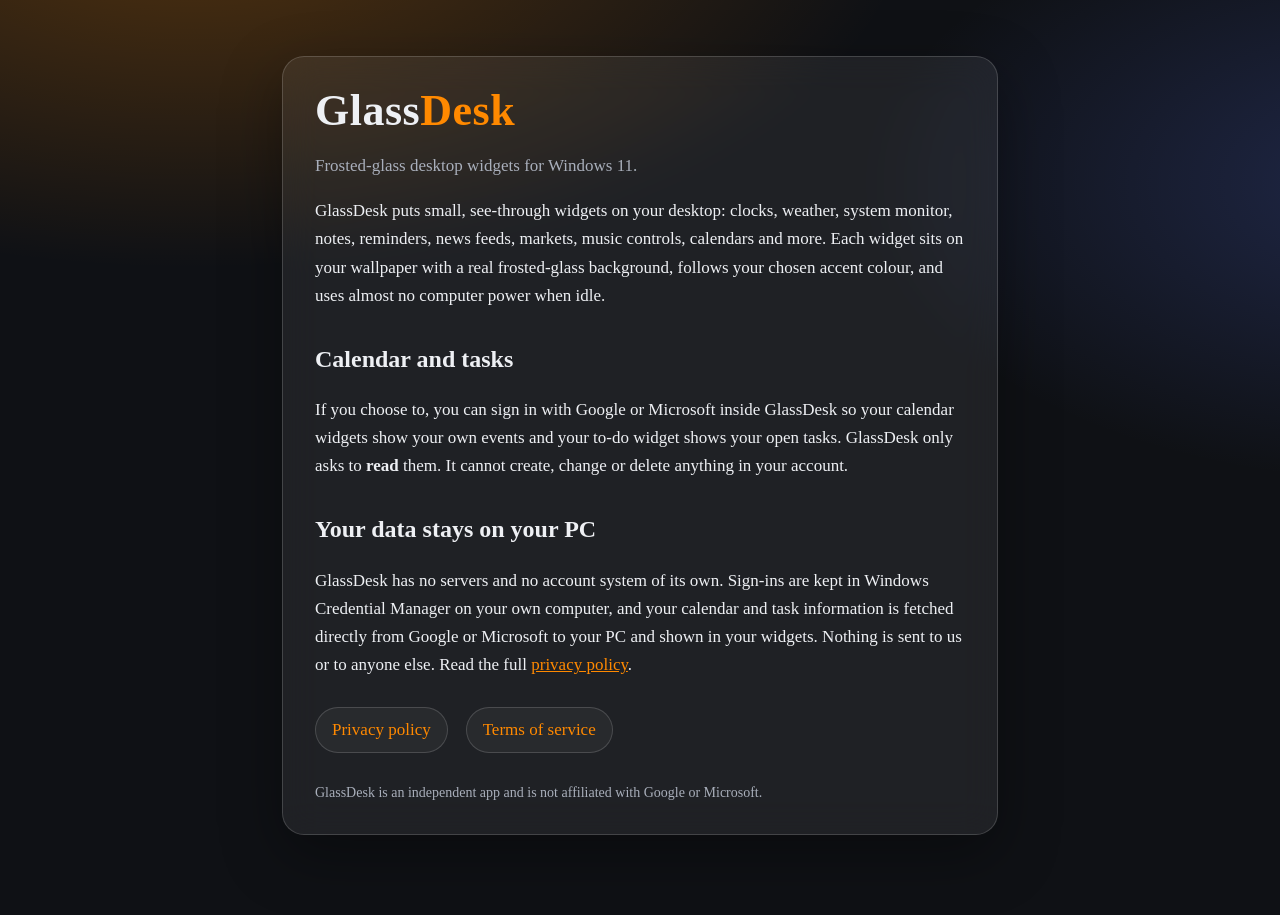
<file: index.html>
<!DOCTYPE html>
<html lang="en-GB"><head><meta charset="utf-8"><meta name="viewport" content="width=device-width,initial-scale=1">
<title>GlassDesk — frosted-glass desktop widgets for Windows</title>
<meta name="description" content="GlassDesk is a Windows 11 desktop widgets app with a frosted-glass look.">
<link rel="stylesheet" href="style.css"></head>
<body><main><div class="card">
<h1>Glass<span>Desk</span></h1>
<p class="dim">Frosted-glass desktop widgets for Windows 11.</p>
<p>GlassDesk puts small, see-through widgets on your desktop: clocks, weather, system monitor, notes, reminders, news feeds, markets, music controls, calendars and more. Each widget sits on your wallpaper with a real frosted-glass background, follows your chosen accent colour, and uses almost no computer power when idle.</p>
<h2>Calendar and tasks</h2>
<p>If you choose to, you can sign in with Google or Microsoft inside GlassDesk so your calendar widgets show your own events and your to-do widget shows your open tasks. GlassDesk only asks to <strong>read</strong> them. It cannot create, change or delete anything in your account.</p>
<h2>Your data stays on your PC</h2>
<p>GlassDesk has no servers and no account system of its own. Sign-ins are kept in Windows Credential Manager on your own computer, and your calendar and task information is fetched directly from Google or Microsoft to your PC and shown in your widgets. Nothing is sent to us or to anyone else. Read the full <a href="privacy.html">privacy policy</a>.</p>
<nav><a href="privacy.html">Privacy policy</a><a href="terms.html">Terms of service</a></nav>
<footer>GlassDesk is an independent app and is not affiliated with Google or Microsoft.</footer>
</div></main></body></html>
</file>
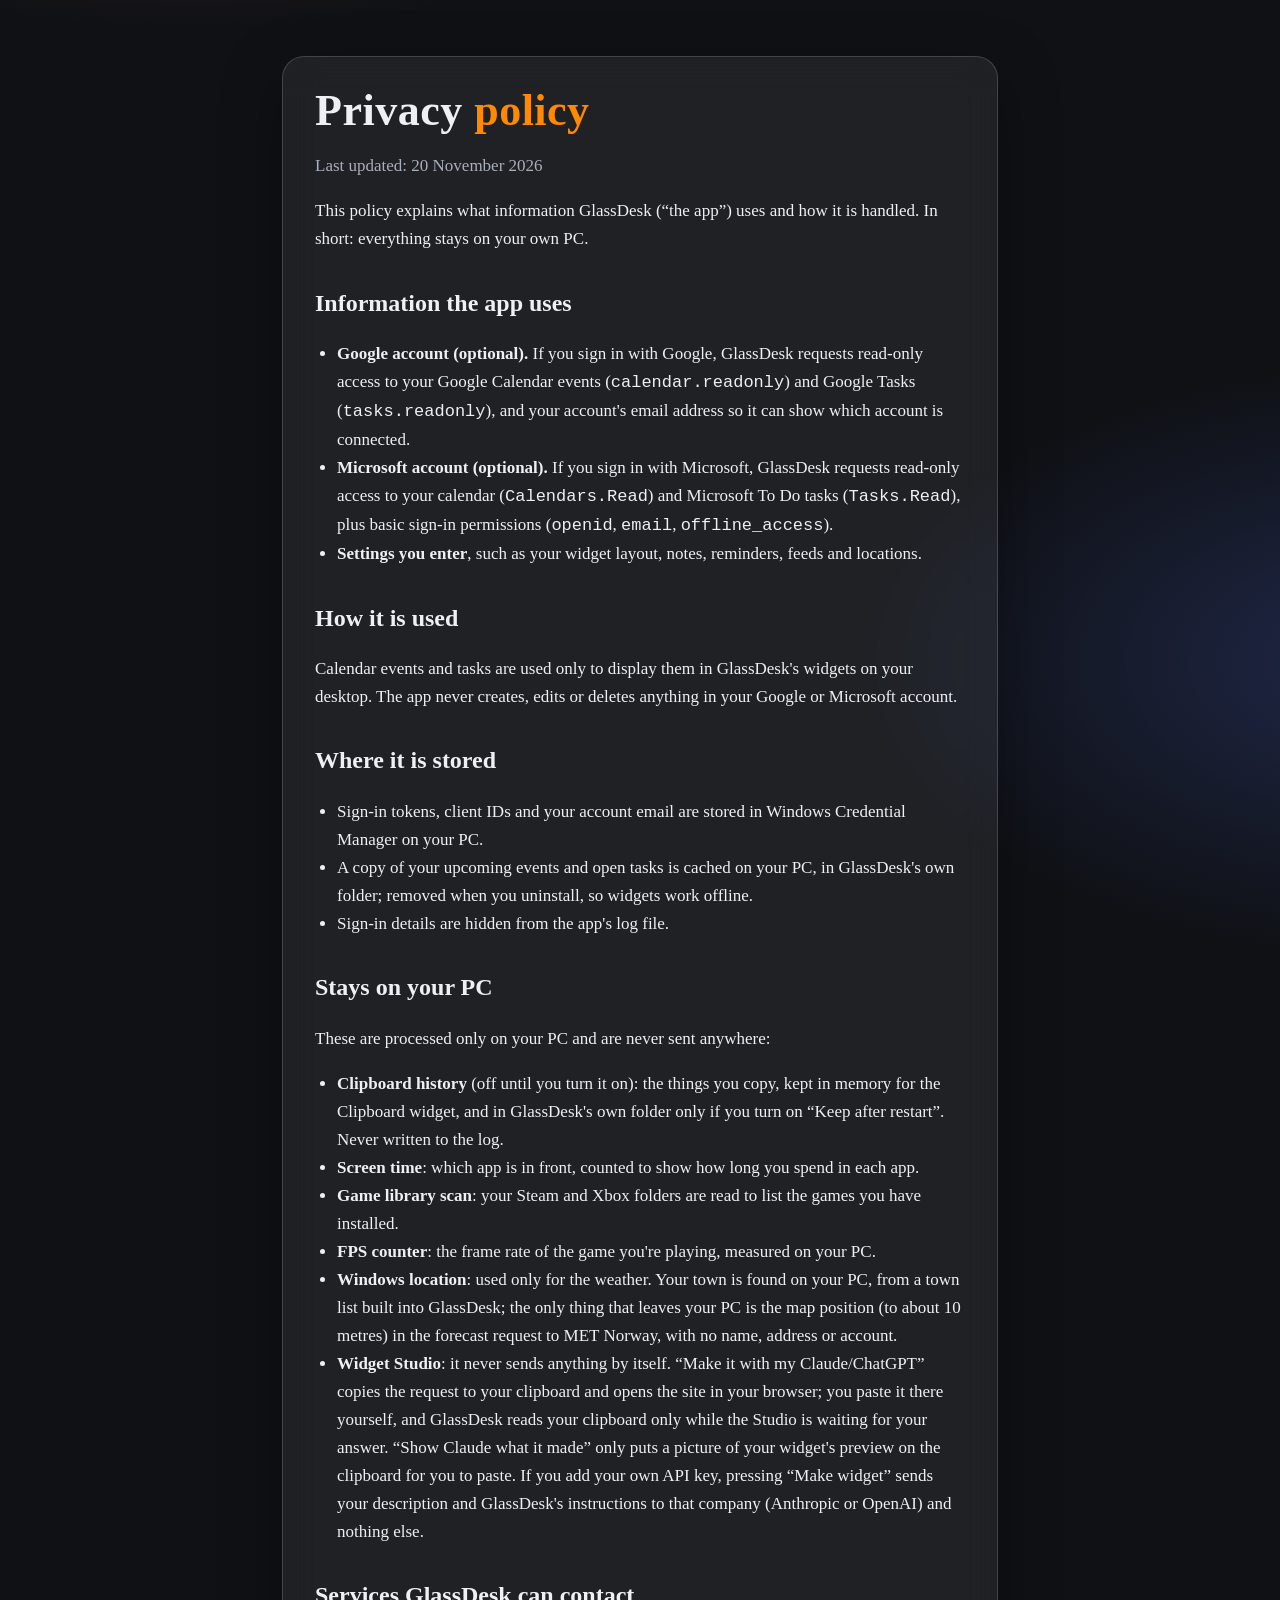
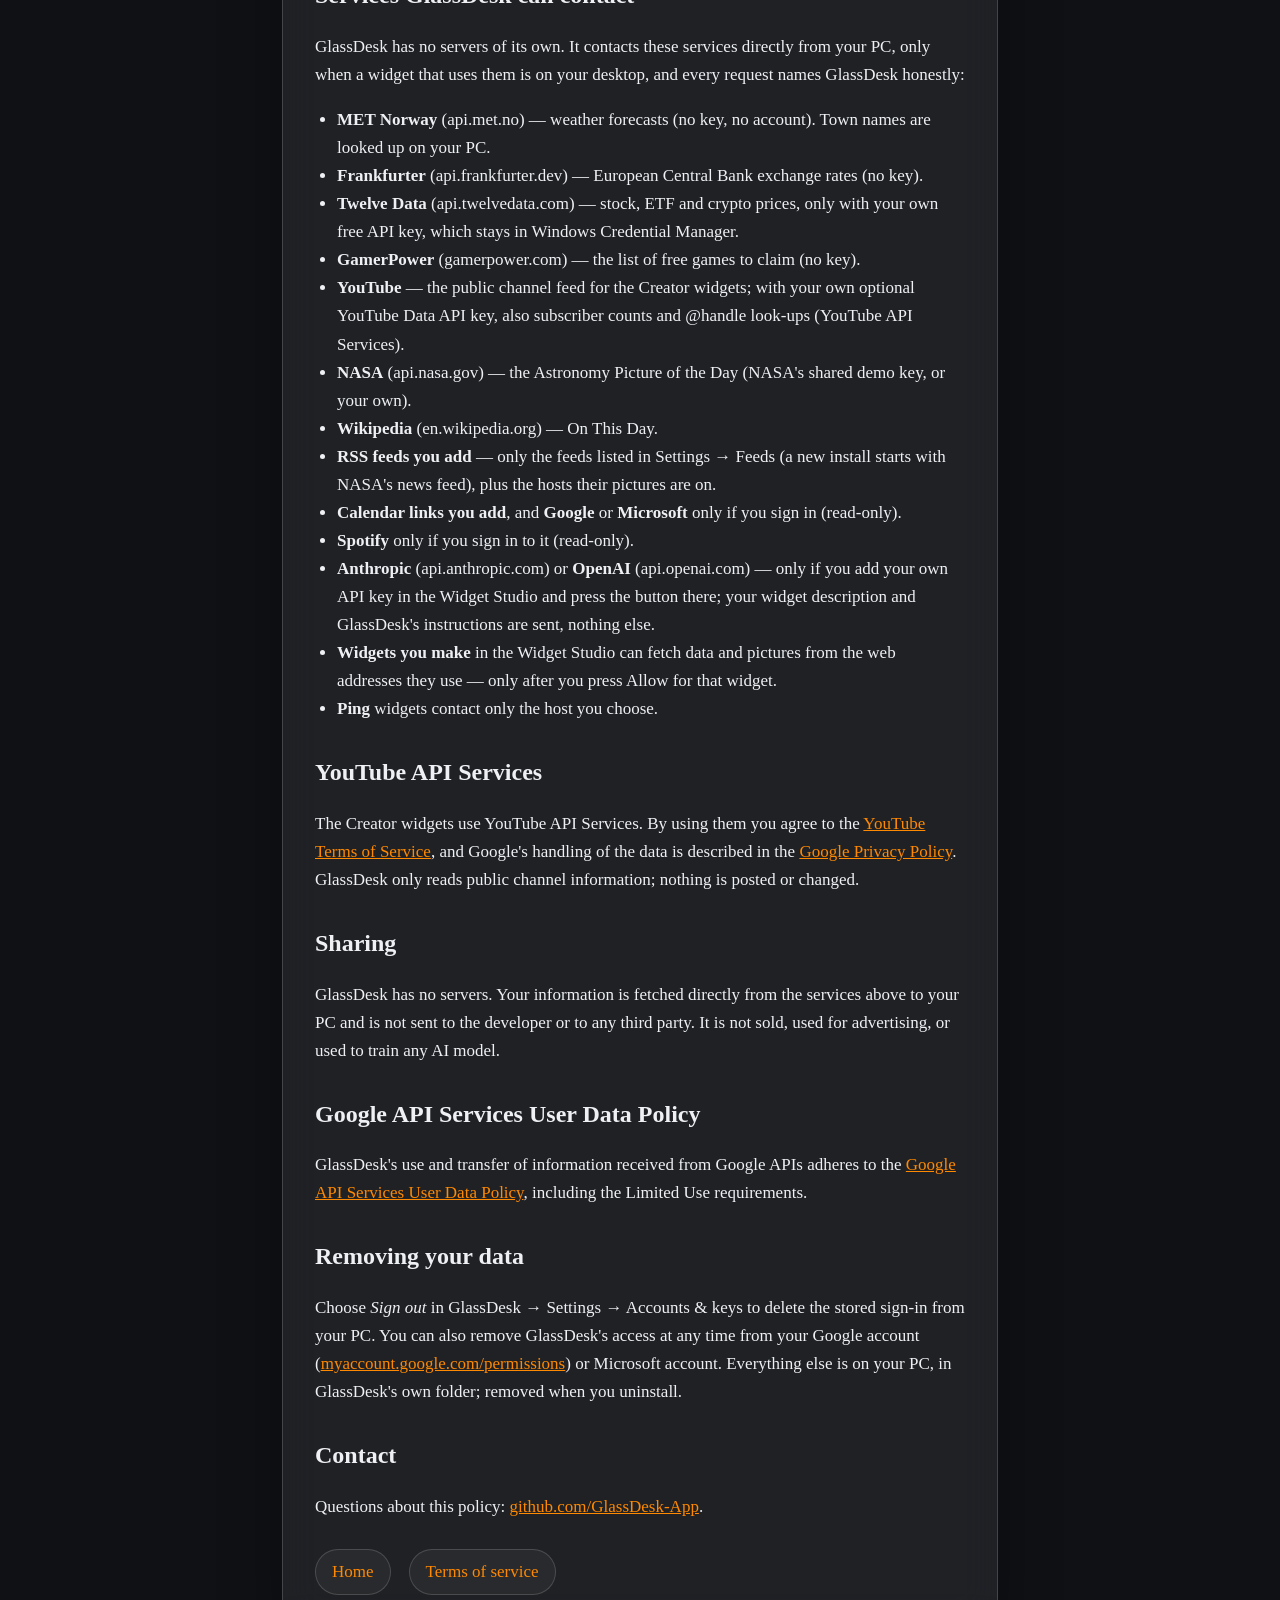
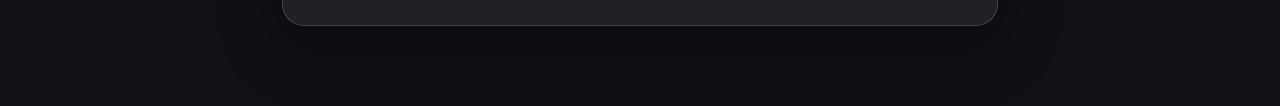
<file: privacy.html>
<!DOCTYPE html>
<html lang="en-GB"><head><meta charset="utf-8"><meta name="viewport" content="width=device-width,initial-scale=1">
<title>Privacy policy — GlassDesk</title><link rel="stylesheet" href="style.css"></head>
<body><main><div class="card">
<h1>Privacy <span>policy</span></h1>
<p class="dim">Last updated: 20 November 2026</p>
<p>This policy explains what information GlassDesk (“the app”) uses and how it is handled. In short: everything stays on your own PC.</p>
<h2>Information the app uses</h2>
<ul>
<li><strong>Google account (optional).</strong> If you sign in with Google, GlassDesk requests read-only access to your Google Calendar events (<code>calendar.readonly</code>) and Google Tasks (<code>tasks.readonly</code>), and your account's email address so it can show which account is connected.</li>
<li><strong>Microsoft account (optional).</strong> If you sign in with Microsoft, GlassDesk requests read-only access to your calendar (<code>Calendars.Read</code>) and Microsoft To Do tasks (<code>Tasks.Read</code>), plus basic sign-in permissions (<code>openid</code>, <code>email</code>, <code>offline_access</code>).</li>
<li><strong>Settings you enter</strong>, such as your widget layout, notes, reminders, feeds and locations.</li>
</ul>
<h2>How it is used</h2>
<p>Calendar events and tasks are used only to display them in GlassDesk's widgets on your desktop. The app never creates, edits or deletes anything in your Google or Microsoft account.</p>
<h2>Where it is stored</h2>
<ul>
<li>Sign-in tokens, client IDs and your account email are stored in Windows Credential Manager on your PC.</li>
<li>A copy of your upcoming events and open tasks is cached on your PC, in GlassDesk's own folder; removed when you uninstall, so widgets work offline.</li>
<li>Sign-in details are hidden from the app's log file.</li>
</ul>
<h2>Stays on your PC</h2>
<p>These are processed only on your PC and are never sent anywhere:</p>
<ul>
<li><strong>Clipboard history</strong> (off until you turn it on): the things you copy, kept in memory for the Clipboard widget, and in GlassDesk's own folder only if you turn on &ldquo;Keep after restart&rdquo;. Never written to the log.</li>
<li><strong>Screen time</strong>: which app is in front, counted to show how long you spend in each app.</li>
<li><strong>Game library scan</strong>: your Steam and Xbox folders are read to list the games you have installed.</li>
<li><strong>FPS counter</strong>: the frame rate of the game you're playing, measured on your PC.</li>
<li><strong>Windows location</strong>: used only for the weather. Your town is found on your PC, from a town list built into GlassDesk; the only thing that leaves your PC is the map position (to about 10 metres) in the forecast request to MET Norway, with no name, address or account.</li>
<li><strong>Widget Studio</strong>: it never sends anything by itself. &ldquo;Make it with my Claude/ChatGPT&rdquo; copies the request to your clipboard and opens the site in your browser; you paste it there yourself, and GlassDesk reads your clipboard only while the Studio is waiting for your answer. &ldquo;Show Claude what it made&rdquo; only puts a picture of your widget's preview on the clipboard for you to paste. If you add your own API key, pressing &ldquo;Make widget&rdquo; sends your description and GlassDesk's instructions to that company (Anthropic or OpenAI) and nothing else.</li>
</ul>
<h2>Services GlassDesk can contact</h2>
<p>GlassDesk has no servers of its own. It contacts these services directly from your PC, only when a widget that uses them is on your desktop, and every request names GlassDesk honestly:</p>
<ul>
<li><strong>MET Norway</strong> (api.met.no) — weather forecasts (no key, no account). Town names are looked up on your PC.</li>
<li><strong>Frankfurter</strong> (api.frankfurter.dev) — European Central Bank exchange rates (no key).</li>
<li><strong>Twelve Data</strong> (api.twelvedata.com) — stock, ETF and crypto prices, only with your own free API key, which stays in Windows Credential Manager.</li>
<li><strong>GamerPower</strong> (gamerpower.com) — the list of free games to claim (no key).</li>
<li><strong>YouTube</strong> — the public channel feed for the Creator widgets; with your own optional YouTube Data API key, also subscriber counts and @handle look-ups (YouTube API Services).</li>
<li><strong>NASA</strong> (api.nasa.gov) — the Astronomy Picture of the Day (NASA's shared demo key, or your own).</li>
<li><strong>Wikipedia</strong> (en.wikipedia.org) — On This Day.</li>
<li><strong>RSS feeds you add</strong> — only the feeds listed in Settings → Feeds (a new install starts with NASA's news feed), plus the hosts their pictures are on.</li>
<li><strong>Calendar links you add</strong>, and <strong>Google</strong> or <strong>Microsoft</strong> only if you sign in (read-only).</li>
<li><strong>Spotify</strong> only if you sign in to it (read-only).</li>
<li><strong>Anthropic</strong> (api.anthropic.com) or <strong>OpenAI</strong> (api.openai.com) — only if you add your own API key in the Widget Studio and press the button there; your widget description and GlassDesk's instructions are sent, nothing else.</li>
<li><strong>Widgets you make</strong> in the Widget Studio can fetch data and pictures from the web addresses they use — only after you press Allow for that widget.</li>
<li><strong>Ping</strong> widgets contact only the host you choose.</li>
</ul>
<h2>YouTube API Services</h2>
<p>The Creator widgets use YouTube API Services. By using them you agree to the <a href="https://www.youtube.com/t/terms">YouTube Terms of Service</a>, and Google's handling of the data is described in the <a href="https://policies.google.com/privacy">Google Privacy Policy</a>. GlassDesk only reads public channel information; nothing is posted or changed.</p>
<h2>Sharing</h2>
<p>GlassDesk has no servers. Your information is fetched directly from the services above to your PC and is not sent to the developer or to any third party. It is not sold, used for advertising, or used to train any AI model.</p>
<h2>Google API Services User Data Policy</h2>
<p>GlassDesk's use and transfer of information received from Google APIs adheres to the <a href="https://developers.google.com/terms/api-services-user-data-policy">Google API Services User Data Policy</a>, including the Limited Use requirements.</p>
<h2>Removing your data</h2>
<p>Choose <em>Sign out</em> in GlassDesk → Settings → Accounts &amp; keys to delete the stored sign-in from your PC. You can also remove GlassDesk's access at any time from your Google account (<a href="https://myaccount.google.com/permissions">myaccount.google.com/permissions</a>) or Microsoft account. Everything else is on your PC, in GlassDesk's own folder; removed when you uninstall.</p>
<h2>Contact</h2>
<p>Questions about this policy: <a href="https://github.com/GlassDesk-App">github.com/GlassDesk-App</a>.</p>
<nav><a href="index.html">Home</a><a href="terms.html">Terms of service</a></nav>
</div></main></body></html>
</file>
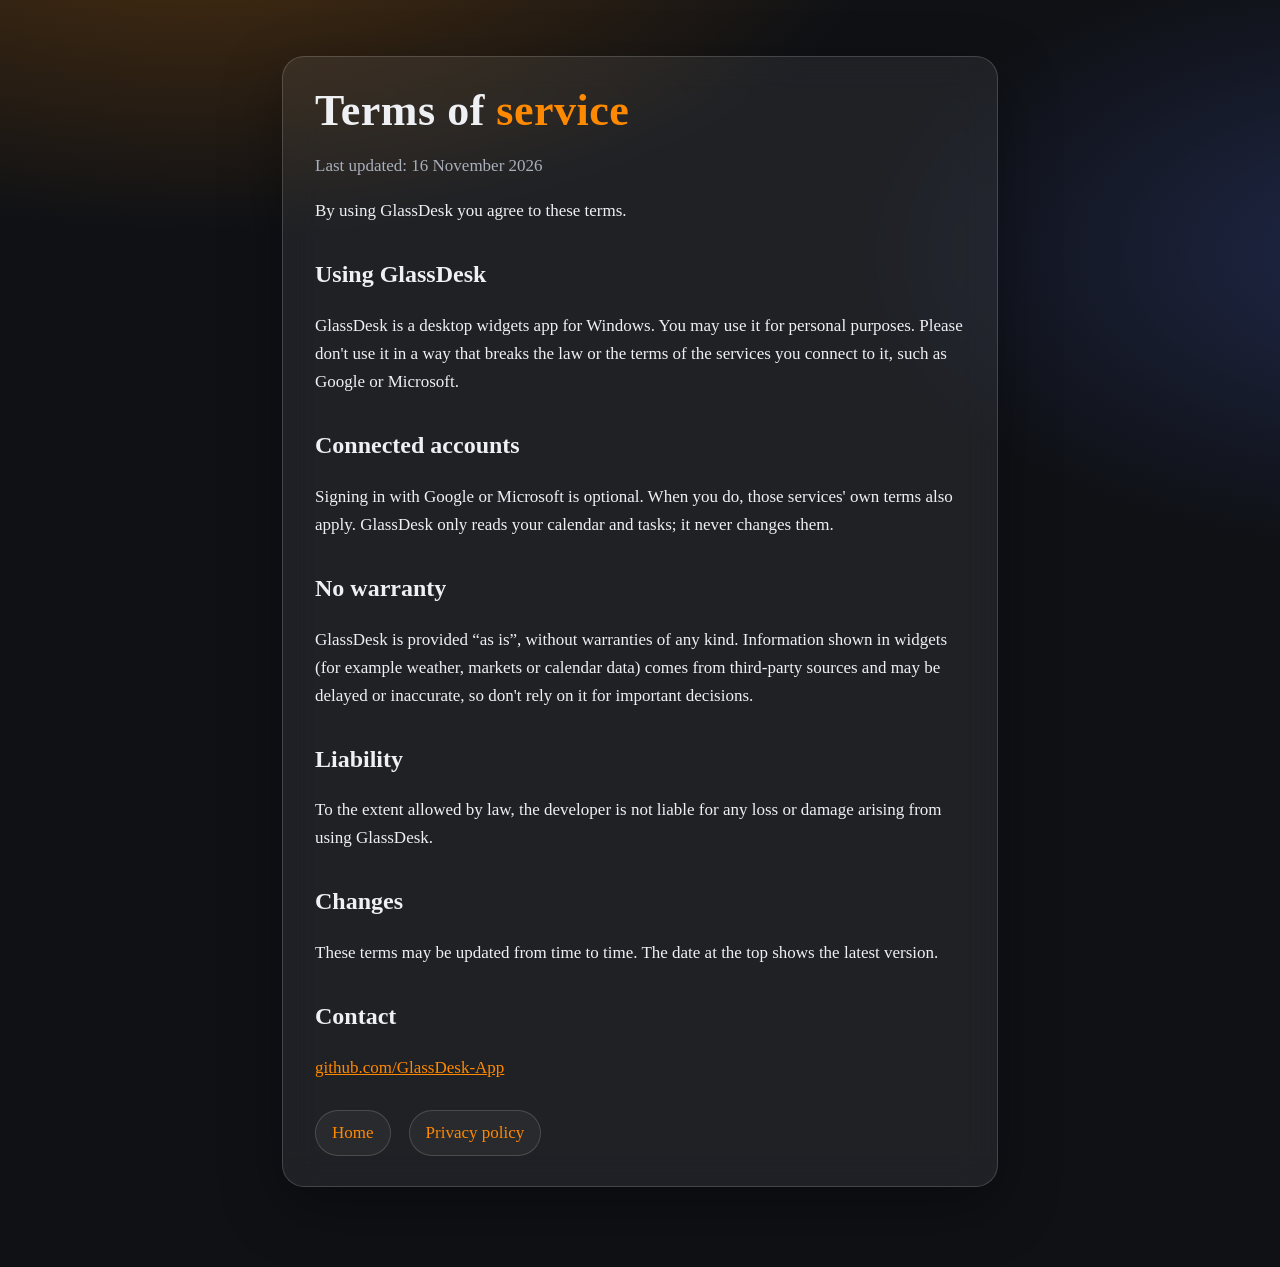
<file: terms.html>
<!DOCTYPE html>
<html lang="en-GB"><head><meta charset="utf-8"><meta name="viewport" content="width=device-width,initial-scale=1">
<title>Terms of service — GlassDesk</title><link rel="stylesheet" href="style.css"></head>
<body><main><div class="card">
<h1>Terms of <span>service</span></h1>
<p class="dim">Last updated: 16 November 2026</p>
<p>By using GlassDesk you agree to these terms.</p>
<h2>Using GlassDesk</h2>
<p>GlassDesk is a desktop widgets app for Windows. You may use it for personal purposes. Please don't use it in a way that breaks the law or the terms of the services you connect to it, such as Google or Microsoft.</p>
<h2>Connected accounts</h2>
<p>Signing in with Google or Microsoft is optional. When you do, those services' own terms also apply. GlassDesk only reads your calendar and tasks; it never changes them.</p>
<h2>No warranty</h2>
<p>GlassDesk is provided “as is”, without warranties of any kind. Information shown in widgets (for example weather, markets or calendar data) comes from third-party sources and may be delayed or inaccurate, so don't rely on it for important decisions.</p>
<h2>Liability</h2>
<p>To the extent allowed by law, the developer is not liable for any loss or damage arising from using GlassDesk.</p>
<h2>Changes</h2>
<p>These terms may be updated from time to time. The date at the top shows the latest version.</p>
<h2>Contact</h2>
<p><a href="https://github.com/GlassDesk-App">github.com/GlassDesk-App</a></p>
<nav><a href="index.html">Home</a><a href="privacy.html">Privacy policy</a></nav>
</div></main></body></html>
</file>
<file: style.css>
:root{--accent:#ff8900;--bg:#0f1115;--glass:rgba(255,255,255,.07);--line:rgba(255,255,255,.16);--text:#eef0f4;--dim:#a9afbb}
*{box-sizing:border-box}
body{margin:0;min-height:100vh;color:var(--text);font:17px/1.65 "Times New Roman",Times,serif;
background:radial-gradient(1200px 600px at 15% -10%,rgba(255,137,0,.28),transparent 60%),radial-gradient(900px 500px at 110% 20%,rgba(90,120,255,.22),transparent 60%),var(--bg)}
main{max-width:760px;margin:0 auto;padding:56px 22px 80px}
.card{background:var(--glass);border:1px solid var(--line);border-radius:22px;padding:30px 32px;backdrop-filter:blur(18px);-webkit-backdrop-filter:blur(18px);box-shadow:0 20px 60px rgba(0,0,0,.35)}
h1{font-size:44px;line-height:1.1;margin:0 0 6px;letter-spacing:.5px}
h1 span{color:var(--accent)}
h2{font-size:24px;margin:30px 0 8px}
p,li{color:var(--text)} .dim{color:var(--dim)}
a{color:var(--accent)} ul{padding-left:22px}
nav{display:flex;gap:18px;margin-top:28px;flex-wrap:wrap}
nav a{text-decoration:none;border:1px solid var(--line);padding:8px 16px;border-radius:999px;background:rgba(255,255,255,.04)}
footer{margin-top:28px;font-size:14px;color:var(--dim)}
</file>
